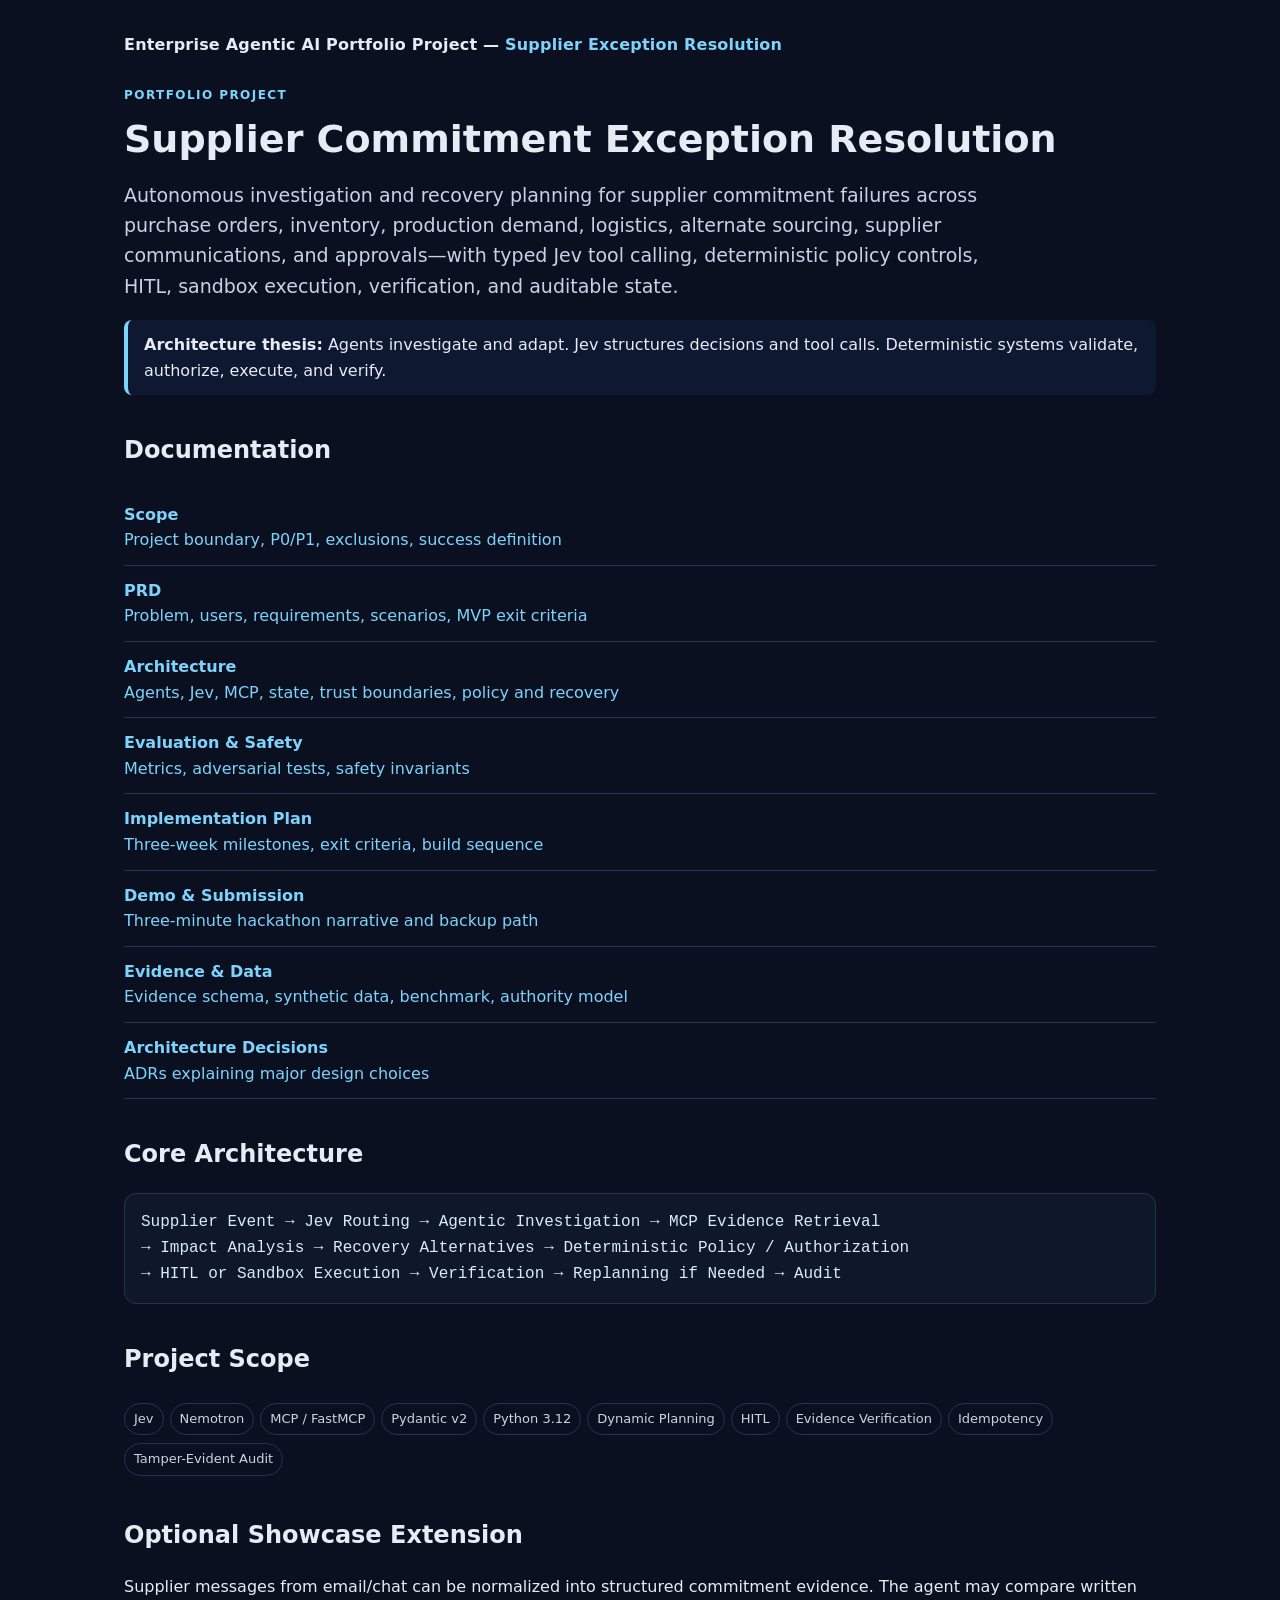
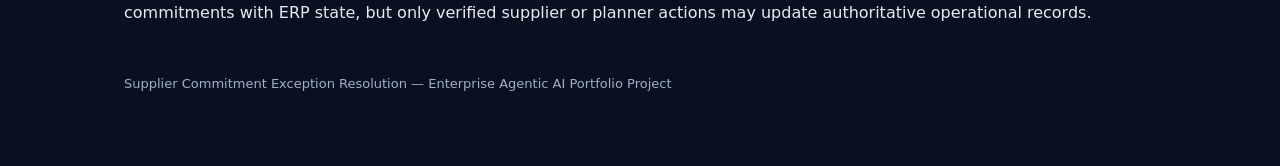
<file: index.html>
<!doctype html><html><head><meta charset="utf-8"><meta name="viewport" content="width=device-width,initial-scale=1"><title>Supplier Exception Resolution</title><link rel="stylesheet" href="style.css"></head><body><div class="wrap"><div class="top"><div class="brand">Enterprise Agentic AI Portfolio Project — <span>Supplier Exception Resolution</span></div></div><div class="kicker">Portfolio Project</div><h1>Supplier Commitment Exception Resolution</h1><p class="lede">Autonomous investigation and recovery planning for supplier commitment failures across purchase orders, inventory, production demand, logistics, alternate sourcing, supplier communications, and approvals—with typed Jev tool calling, deterministic policy controls, HITL, sandbox execution, verification, and auditable state.</p><div class="callout"><strong>Architecture thesis:</strong> Agents investigate and adapt. Jev structures decisions and tool calls. Deterministic systems validate, authorize, execute, and verify.</div><h2>Documentation</h2><div class="doclist"><a href="docs/01_scope.html"><strong>Scope</strong><br><span class="muted">Project boundary, P0/P1, exclusions, success definition</span></a><a href="docs/02_prd.html"><strong>PRD</strong><br>Problem, users, requirements, scenarios, MVP exit criteria</a><a href="docs/03_architecture.html"><strong>Architecture</strong><br>Agents, Jev, MCP, state, trust boundaries, policy and recovery</a><a href="docs/04_evaluation_safety.html"><strong>Evaluation & Safety</strong><br>Metrics, adversarial tests, safety invariants</a><a href="docs/05_implementation_plan.html"><strong>Implementation Plan</strong><br>Three-week milestones, exit criteria, build sequence</a><a href="docs/06_demo_submission.html"><strong>Demo & Submission</strong><br>Three-minute hackathon narrative and backup path</a><a href="docs/07_evidence_data_spec.html"><strong>Evidence & Data</strong><br>Evidence schema, synthetic data, benchmark, authority model</a><a href="docs/08_architecture_decisions.html"><strong>Architecture Decisions</strong><br>ADRs explaining major design choices</a></div><h2>Core Architecture</h2><pre>Supplier Event → Jev Routing → Agentic Investigation → MCP Evidence Retrieval
→ Impact Analysis → Recovery Alternatives → Deterministic Policy / Authorization
→ HITL or Sandbox Execution → Verification → Replanning if Needed → Audit</pre><h2>Project Scope</h2><div><span class="pill">Jev</span><span class="pill">Nemotron</span><span class="pill">MCP / FastMCP</span><span class="pill">Pydantic v2</span><span class="pill">Python 3.12</span><span class="pill">Dynamic Planning</span><span class="pill">HITL</span><span class="pill">Evidence Verification</span><span class="pill">Idempotency</span><span class="pill">Tamper-Evident Audit</span></div><h2>Optional Showcase Extension</h2><p>Supplier messages from email/chat can be normalized into structured commitment evidence. The agent may compare written commitments with ERP state, but only verified supplier or planner actions may update authoritative operational records.</p><div class="footer">Supplier Commitment Exception Resolution — Enterprise Agentic AI Portfolio Project</div></div></body></html>
</file>
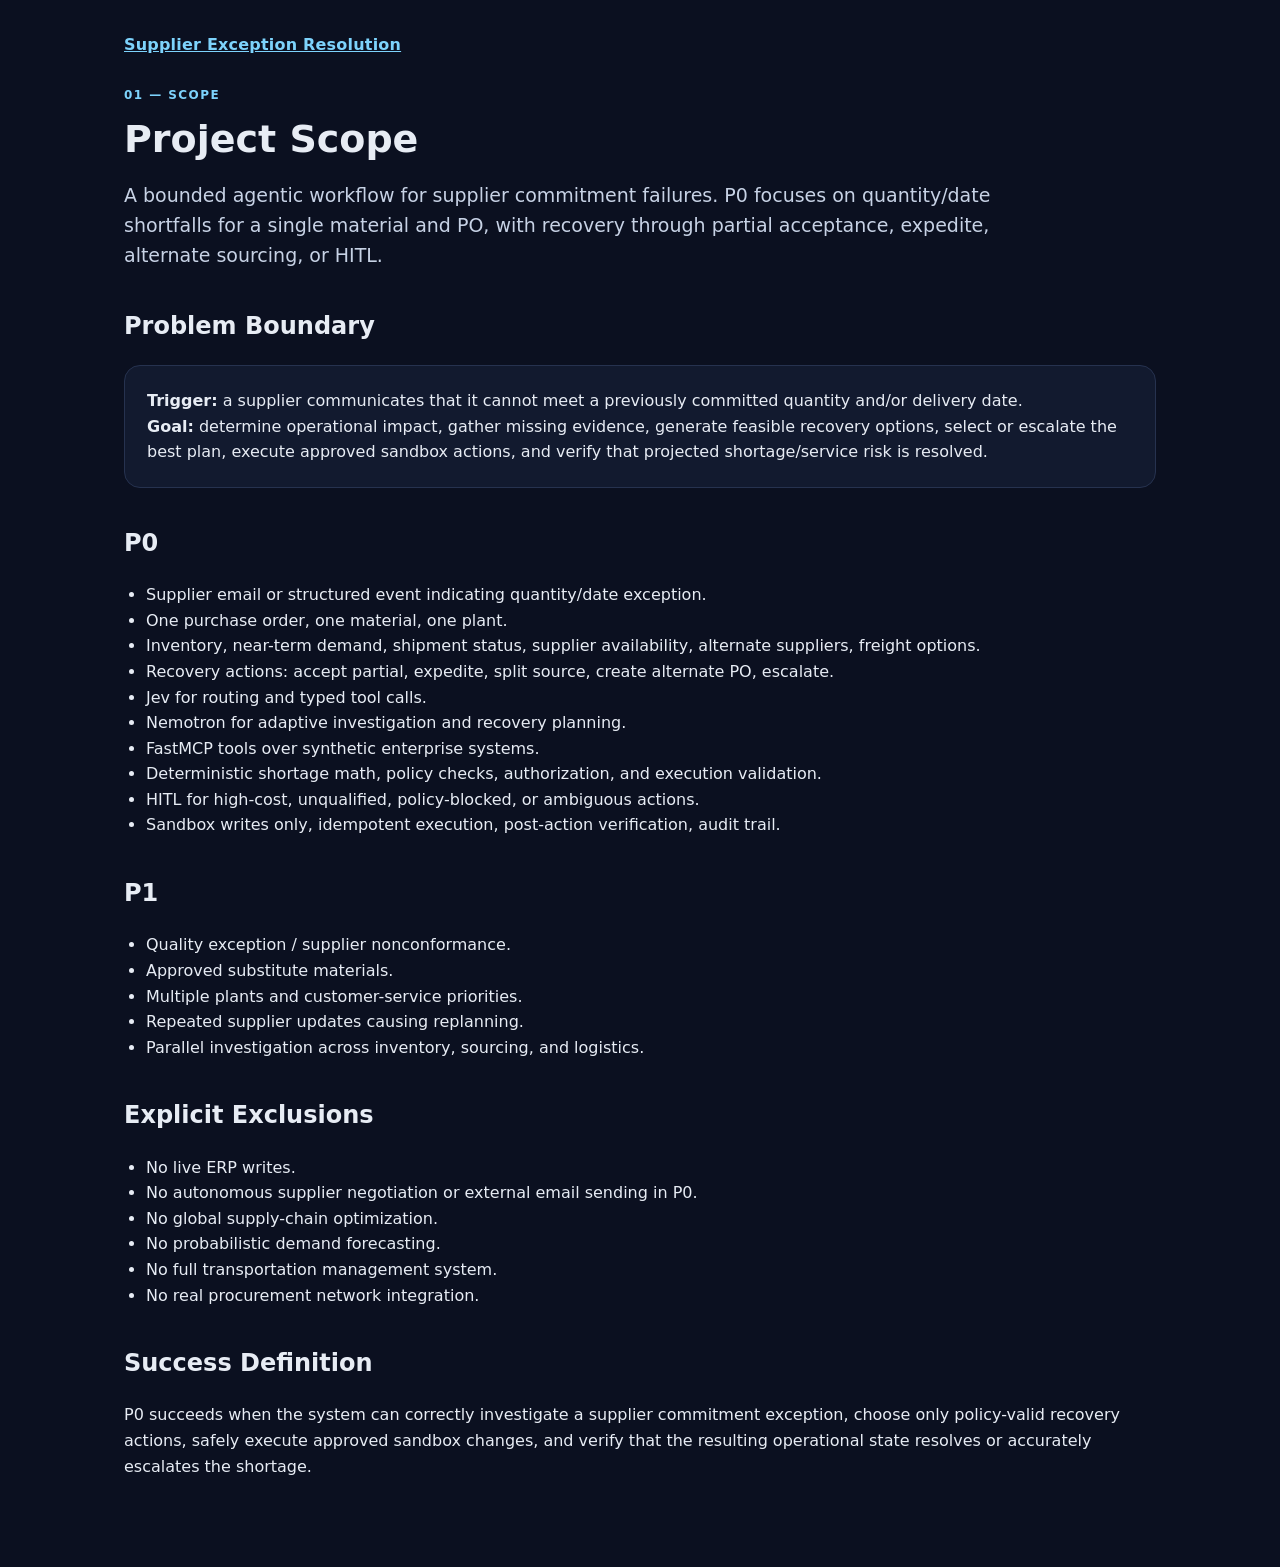
<file: docs/01_scope.html>
<!doctype html><html><head><meta charset="utf-8"><meta name="viewport" content="width=device-width,initial-scale=1"><title>Scope</title><link rel="stylesheet" href="../style.css"></head><body><div class="wrap"><div class="top"><div class="brand"><a href="../index.html">Supplier Exception Resolution</a></div></div><div class="kicker">01 — Scope</div><h1>Project Scope</h1><p class="lede">A bounded agentic workflow for supplier commitment failures. P0 focuses on quantity/date shortfalls for a single material and PO, with recovery through partial acceptance, expedite, alternate sourcing, or HITL.</p><h2>Problem Boundary</h2><div class="card"><strong>Trigger:</strong> a supplier communicates that it cannot meet a previously committed quantity and/or delivery date.<br><strong>Goal:</strong> determine operational impact, gather missing evidence, generate feasible recovery options, select or escalate the best plan, execute approved sandbox actions, and verify that projected shortage/service risk is resolved.</div><h2>P0</h2><ul><li>Supplier email or structured event indicating quantity/date exception.</li><li>One purchase order, one material, one plant.</li><li>Inventory, near-term demand, shipment status, supplier availability, alternate suppliers, freight options.</li><li>Recovery actions: accept partial, expedite, split source, create alternate PO, escalate.</li><li>Jev for routing and typed tool calls.</li><li>Nemotron for adaptive investigation and recovery planning.</li><li>FastMCP tools over synthetic enterprise systems.</li><li>Deterministic shortage math, policy checks, authorization, and execution validation.</li><li>HITL for high-cost, unqualified, policy-blocked, or ambiguous actions.</li><li>Sandbox writes only, idempotent execution, post-action verification, audit trail.</li></ul><h2>P1</h2><ul><li>Quality exception / supplier nonconformance.</li><li>Approved substitute materials.</li><li>Multiple plants and customer-service priorities.</li><li>Repeated supplier updates causing replanning.</li><li>Parallel investigation across inventory, sourcing, and logistics.</li></ul><h2>Explicit Exclusions</h2><ul><li>No live ERP writes.</li><li>No autonomous supplier negotiation or external email sending in P0.</li><li>No global supply-chain optimization.</li><li>No probabilistic demand forecasting.</li><li>No full transportation management system.</li><li>No real procurement network integration.</li></ul><h2>Success Definition</h2><p>P0 succeeds when the system can correctly investigate a supplier commitment exception, choose only policy-valid recovery actions, safely execute approved sandbox changes, and verify that the resulting operational state resolves or accurately escalates the shortage.</p></div></body></html>
</file>
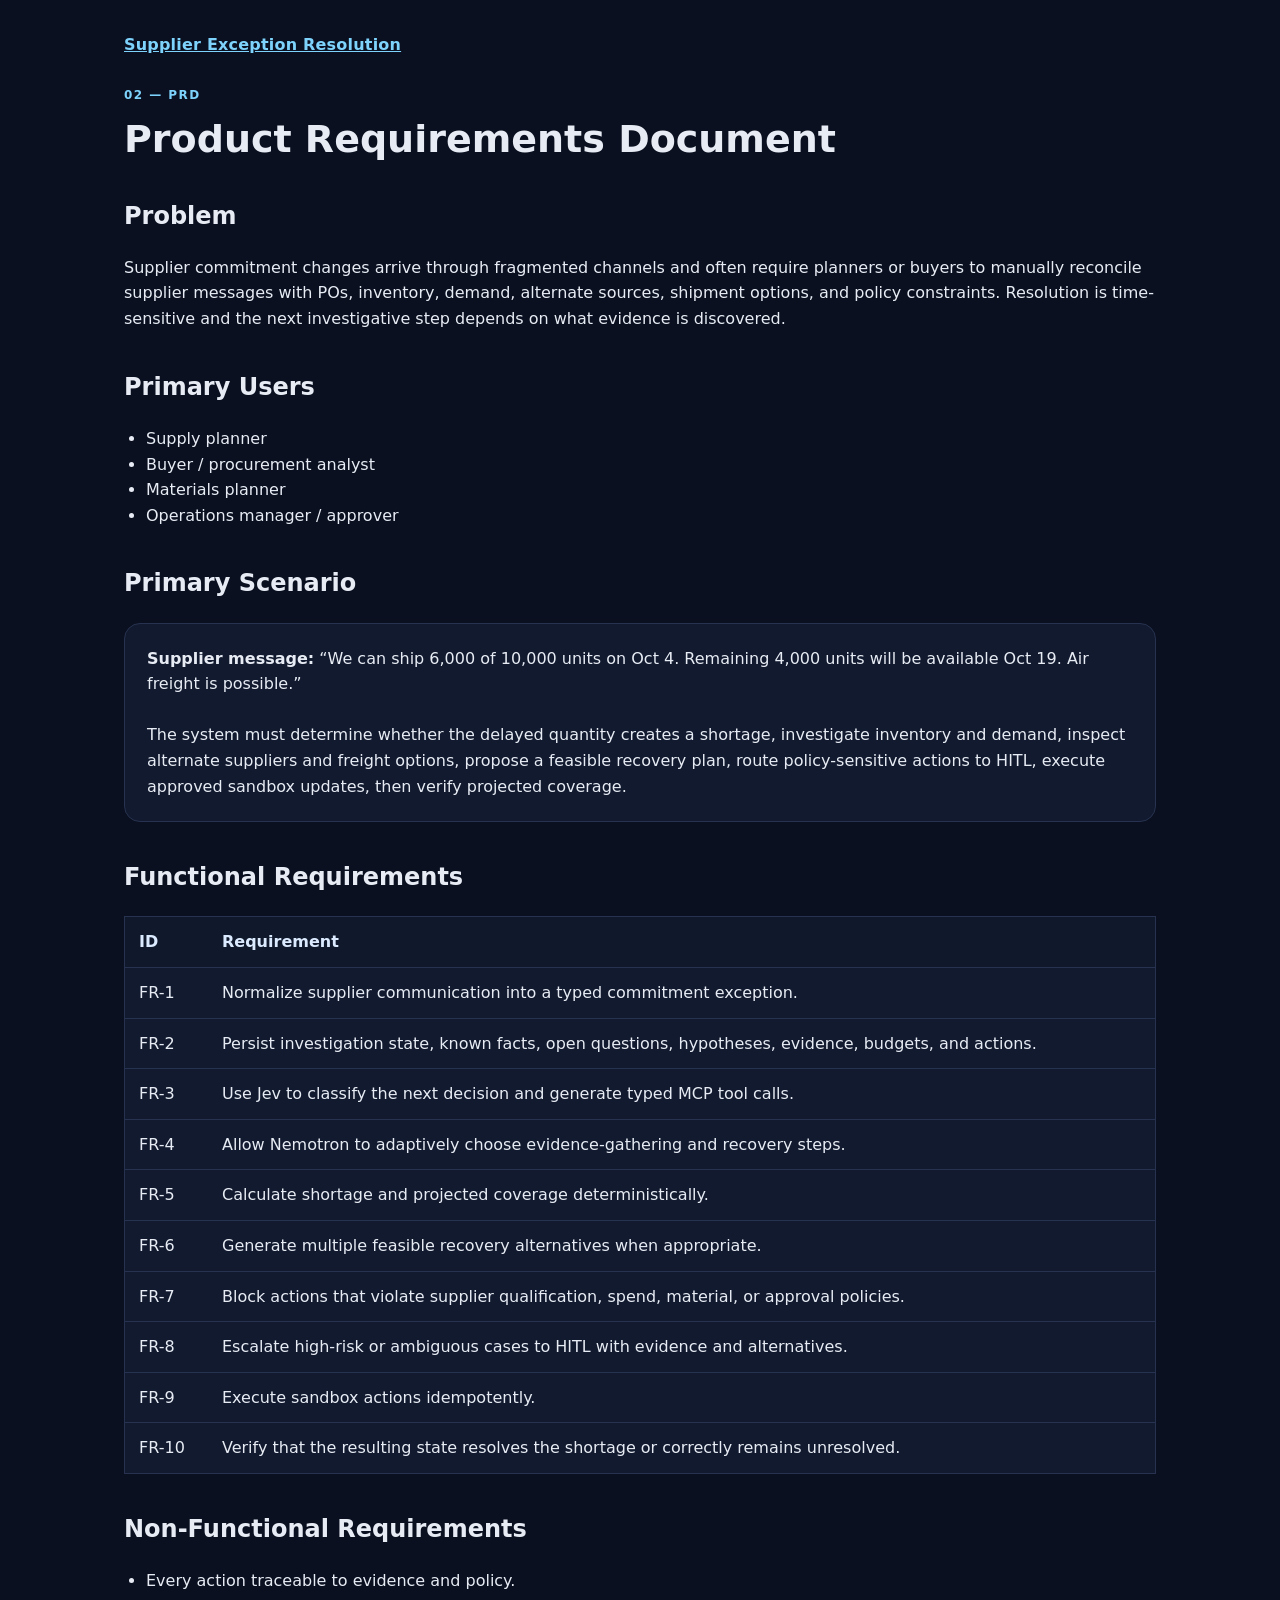
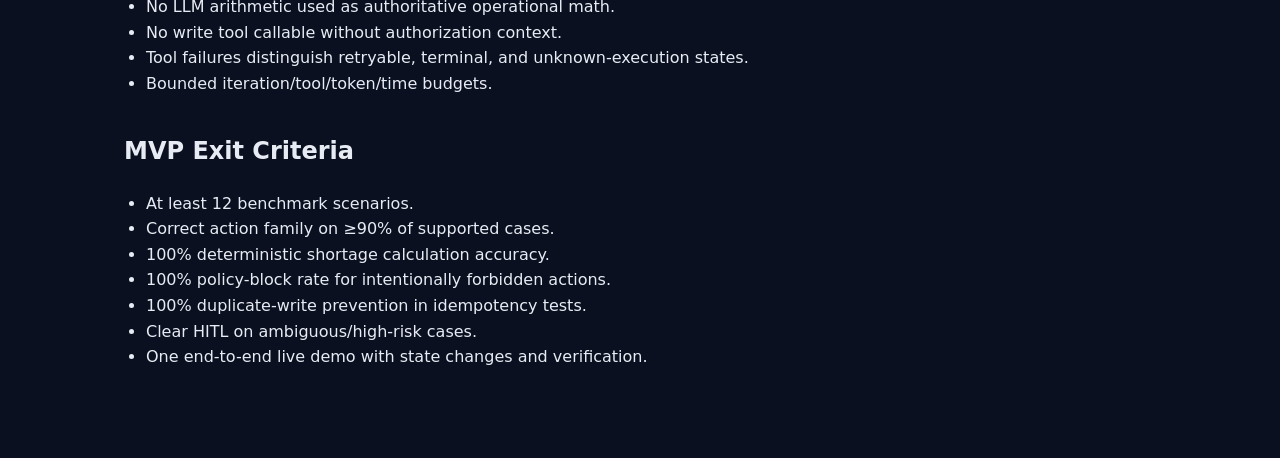
<file: docs/02_prd.html>
<!doctype html><html><head><meta charset="utf-8"><meta name="viewport" content="width=device-width,initial-scale=1"><title>PRD</title><link rel="stylesheet" href="../style.css"></head><body><div class="wrap"><div class="top"><div class="brand"><a href="../index.html">Supplier Exception Resolution</a></div></div><div class="kicker">02 — PRD</div><h1>Product Requirements Document</h1><h2>Problem</h2><p>Supplier commitment changes arrive through fragmented channels and often require planners or buyers to manually reconcile supplier messages with POs, inventory, demand, alternate sources, shipment options, and policy constraints. Resolution is time-sensitive and the next investigative step depends on what evidence is discovered.</p><h2>Primary Users</h2><ul><li>Supply planner</li><li>Buyer / procurement analyst</li><li>Materials planner</li><li>Operations manager / approver</li></ul><h2>Primary Scenario</h2><div class="card"><strong>Supplier message:</strong> “We can ship 6,000 of 10,000 units on Oct 4. Remaining 4,000 units will be available Oct 19. Air freight is possible.”<br><br>The system must determine whether the delayed quantity creates a shortage, investigate inventory and demand, inspect alternate suppliers and freight options, propose a feasible recovery plan, route policy-sensitive actions to HITL, execute approved sandbox updates, then verify projected coverage.</div><h2>Functional Requirements</h2><table><tr><th>ID</th><th>Requirement</th></tr><tr><td>FR-1</td><td>Normalize supplier communication into a typed commitment exception.</td></tr><tr><td>FR-2</td><td>Persist investigation state, known facts, open questions, hypotheses, evidence, budgets, and actions.</td></tr><tr><td>FR-3</td><td>Use Jev to classify the next decision and generate typed MCP tool calls.</td></tr><tr><td>FR-4</td><td>Allow Nemotron to adaptively choose evidence-gathering and recovery steps.</td></tr><tr><td>FR-5</td><td>Calculate shortage and projected coverage deterministically.</td></tr><tr><td>FR-6</td><td>Generate multiple feasible recovery alternatives when appropriate.</td></tr><tr><td>FR-7</td><td>Block actions that violate supplier qualification, spend, material, or approval policies.</td></tr><tr><td>FR-8</td><td>Escalate high-risk or ambiguous cases to HITL with evidence and alternatives.</td></tr><tr><td>FR-9</td><td>Execute sandbox actions idempotently.</td></tr><tr><td>FR-10</td><td>Verify that the resulting state resolves the shortage or correctly remains unresolved.</td></tr></table><h2>Non-Functional Requirements</h2><ul><li>Every action traceable to evidence and policy.</li><li>No LLM arithmetic used as authoritative operational math.</li><li>No write tool callable without authorization context.</li><li>Tool failures distinguish retryable, terminal, and unknown-execution states.</li><li>Bounded iteration/tool/token/time budgets.</li></ul><h2>MVP Exit Criteria</h2><ul><li>At least 12 benchmark scenarios.</li><li>Correct action family on ≥90% of supported cases.</li><li>100% deterministic shortage calculation accuracy.</li><li>100% policy-block rate for intentionally forbidden actions.</li><li>100% duplicate-write prevention in idempotency tests.</li><li>Clear HITL on ambiguous/high-risk cases.</li><li>One end-to-end live demo with state changes and verification.</li></ul></div></body></html>
</file>
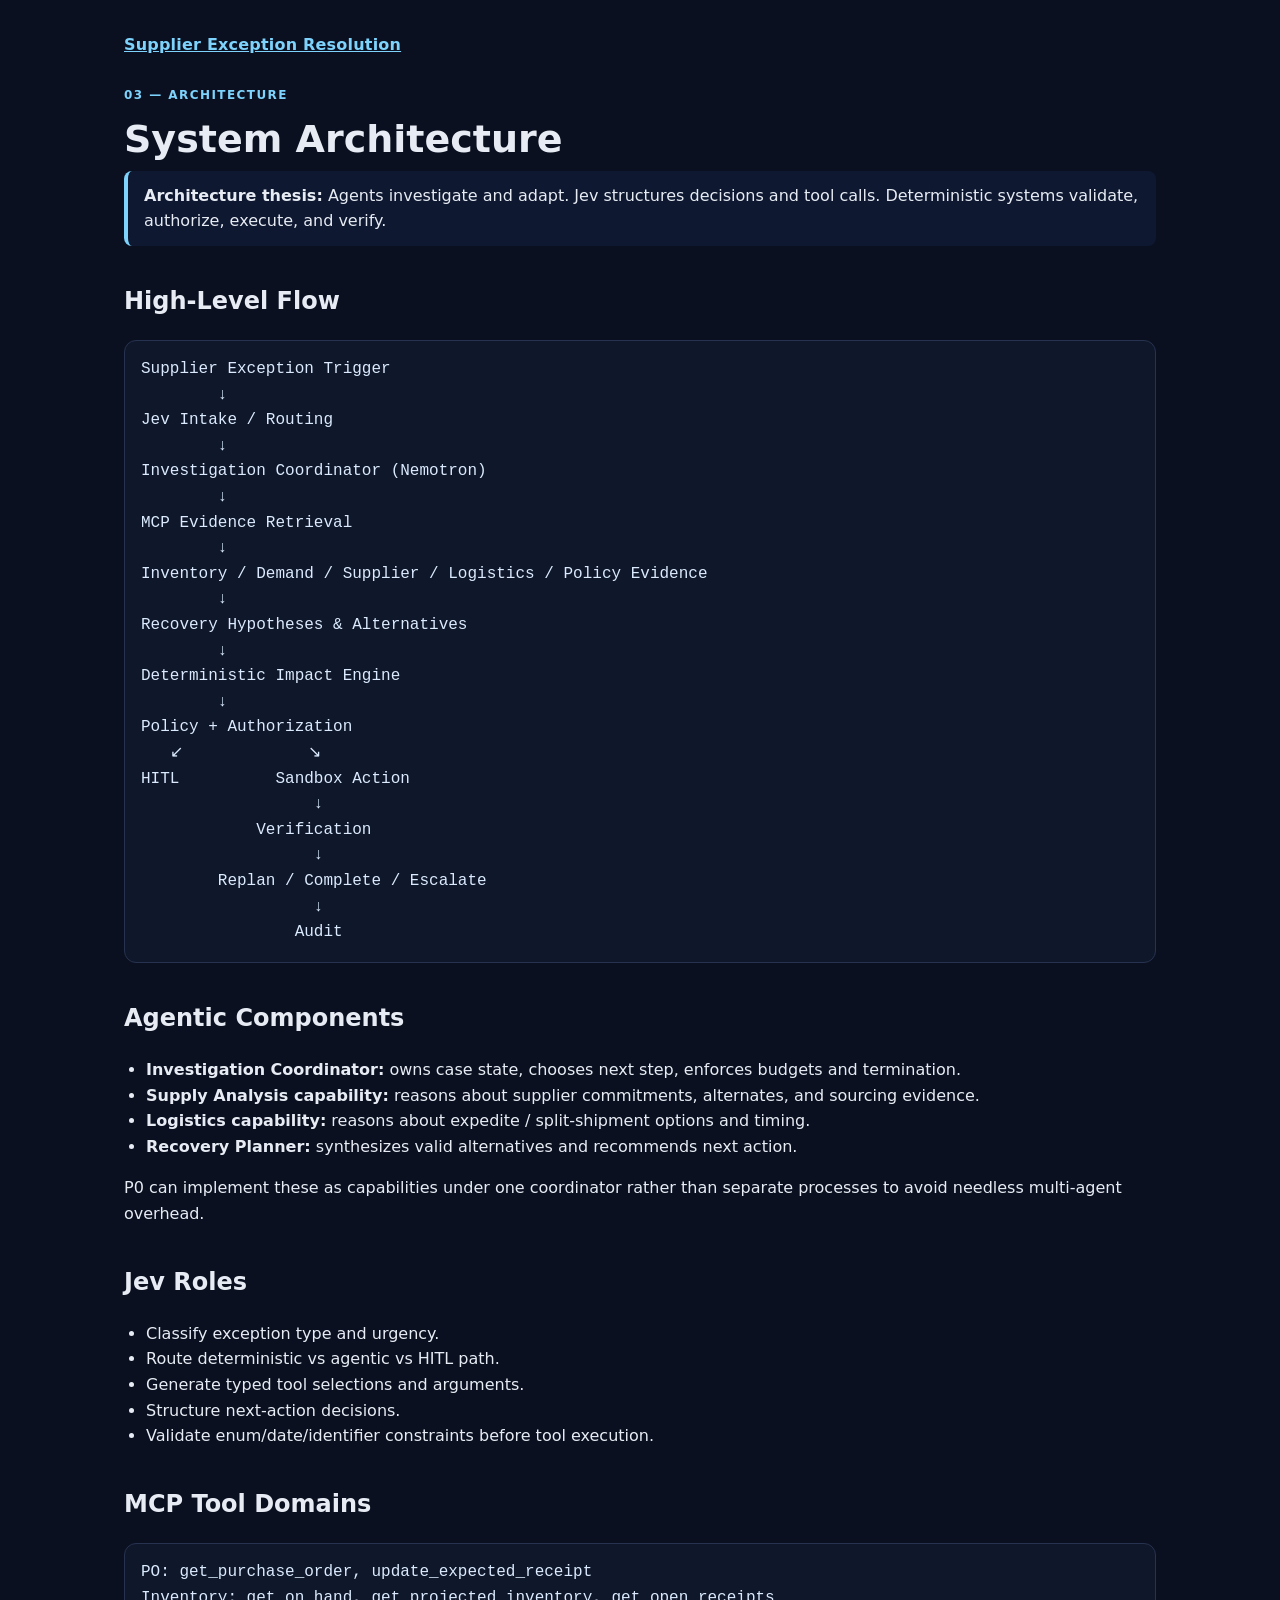
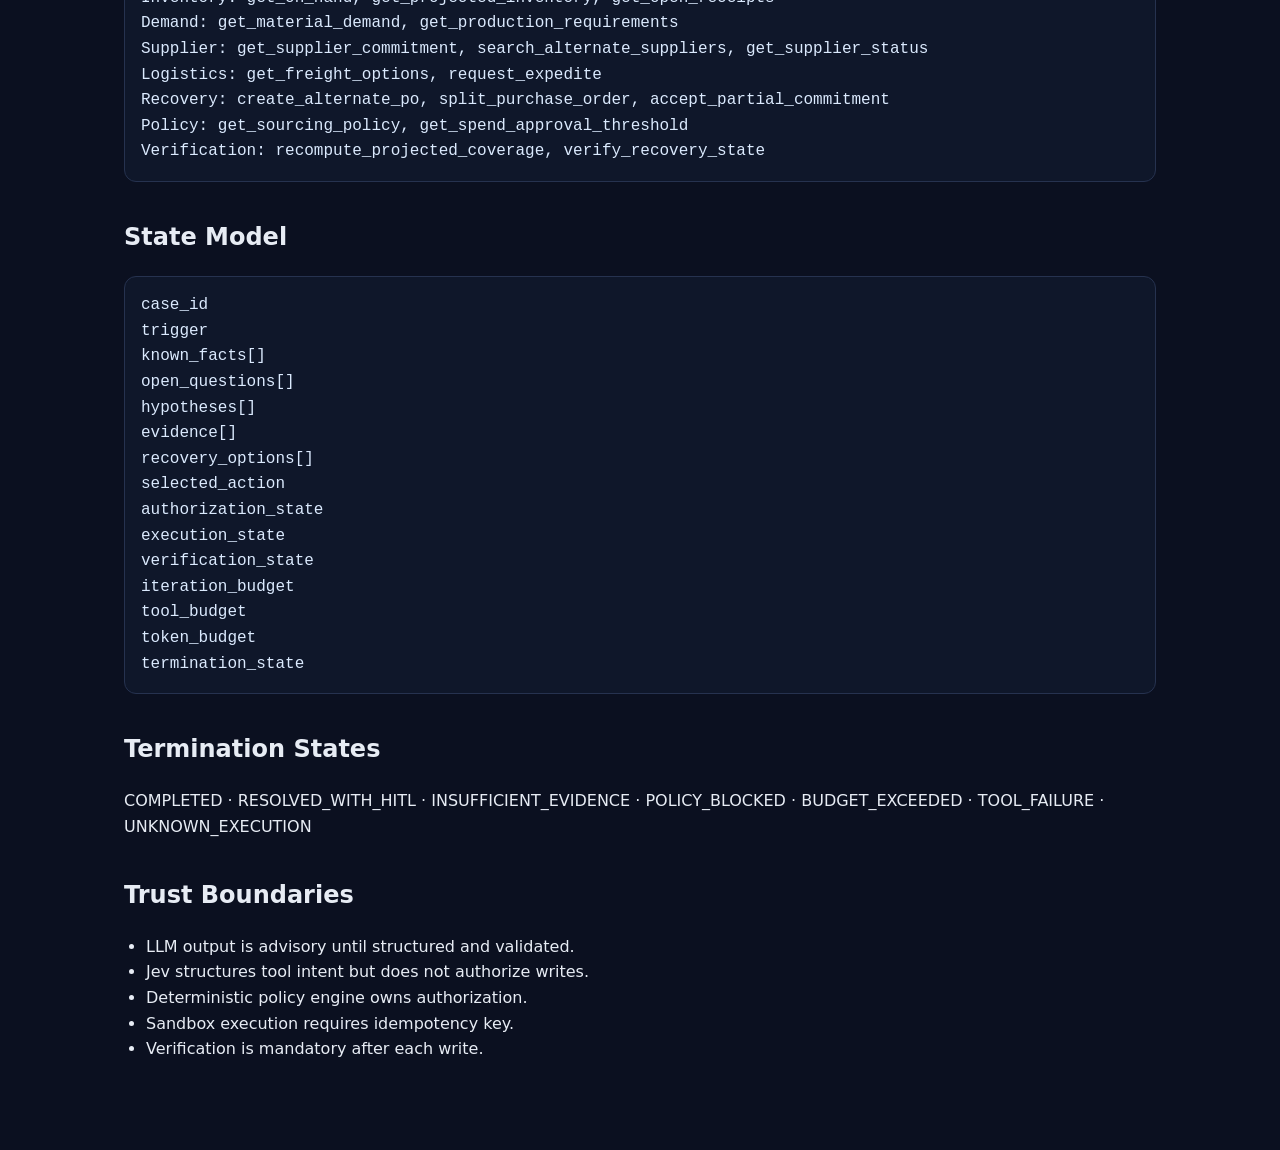
<file: docs/03_architecture.html>
<!doctype html><html><head><meta charset="utf-8"><meta name="viewport" content="width=device-width,initial-scale=1"><title>Architecture</title><link rel="stylesheet" href="../style.css"></head><body><div class="wrap"><div class="top"><div class="brand"><a href="../index.html">Supplier Exception Resolution</a></div></div><div class="kicker">03 — Architecture</div><h1>System Architecture</h1><div class="callout"><strong>Architecture thesis:</strong> Agents investigate and adapt. Jev structures decisions and tool calls. Deterministic systems validate, authorize, execute, and verify.</div><h2>High-Level Flow</h2><pre>Supplier Exception Trigger
        ↓
Jev Intake / Routing
        ↓
Investigation Coordinator (Nemotron)
        ↓
MCP Evidence Retrieval
        ↓
Inventory / Demand / Supplier / Logistics / Policy Evidence
        ↓
Recovery Hypotheses & Alternatives
        ↓
Deterministic Impact Engine
        ↓
Policy + Authorization
   ↙             ↘
HITL          Sandbox Action
                  ↓
            Verification
                  ↓
        Replan / Complete / Escalate
                  ↓
                Audit</pre><h2>Agentic Components</h2><ul><li><strong>Investigation Coordinator:</strong> owns case state, chooses next step, enforces budgets and termination.</li><li><strong>Supply Analysis capability:</strong> reasons about supplier commitments, alternates, and sourcing evidence.</li><li><strong>Logistics capability:</strong> reasons about expedite / split-shipment options and timing.</li><li><strong>Recovery Planner:</strong> synthesizes valid alternatives and recommends next action.</li></ul><p>P0 can implement these as capabilities under one coordinator rather than separate processes to avoid needless multi-agent overhead.</p><h2>Jev Roles</h2><ul><li>Classify exception type and urgency.</li><li>Route deterministic vs agentic vs HITL path.</li><li>Generate typed tool selections and arguments.</li><li>Structure next-action decisions.</li><li>Validate enum/date/identifier constraints before tool execution.</li></ul><h2>MCP Tool Domains</h2><pre>PO: get_purchase_order, update_expected_receipt
Inventory: get_on_hand, get_projected_inventory, get_open_receipts
Demand: get_material_demand, get_production_requirements
Supplier: get_supplier_commitment, search_alternate_suppliers, get_supplier_status
Logistics: get_freight_options, request_expedite
Recovery: create_alternate_po, split_purchase_order, accept_partial_commitment
Policy: get_sourcing_policy, get_spend_approval_threshold
Verification: recompute_projected_coverage, verify_recovery_state</pre><h2>State Model</h2><pre>case_id
trigger
known_facts[]
open_questions[]
hypotheses[]
evidence[]
recovery_options[]
selected_action
authorization_state
execution_state
verification_state
iteration_budget
tool_budget
token_budget
termination_state</pre><h2>Termination States</h2><p>COMPLETED · RESOLVED_WITH_HITL · INSUFFICIENT_EVIDENCE · POLICY_BLOCKED · BUDGET_EXCEEDED · TOOL_FAILURE · UNKNOWN_EXECUTION</p><h2>Trust Boundaries</h2><ul><li>LLM output is advisory until structured and validated.</li><li>Jev structures tool intent but does not authorize writes.</li><li>Deterministic policy engine owns authorization.</li><li>Sandbox execution requires idempotency key.</li><li>Verification is mandatory after each write.</li></ul></div></body></html>
</file>
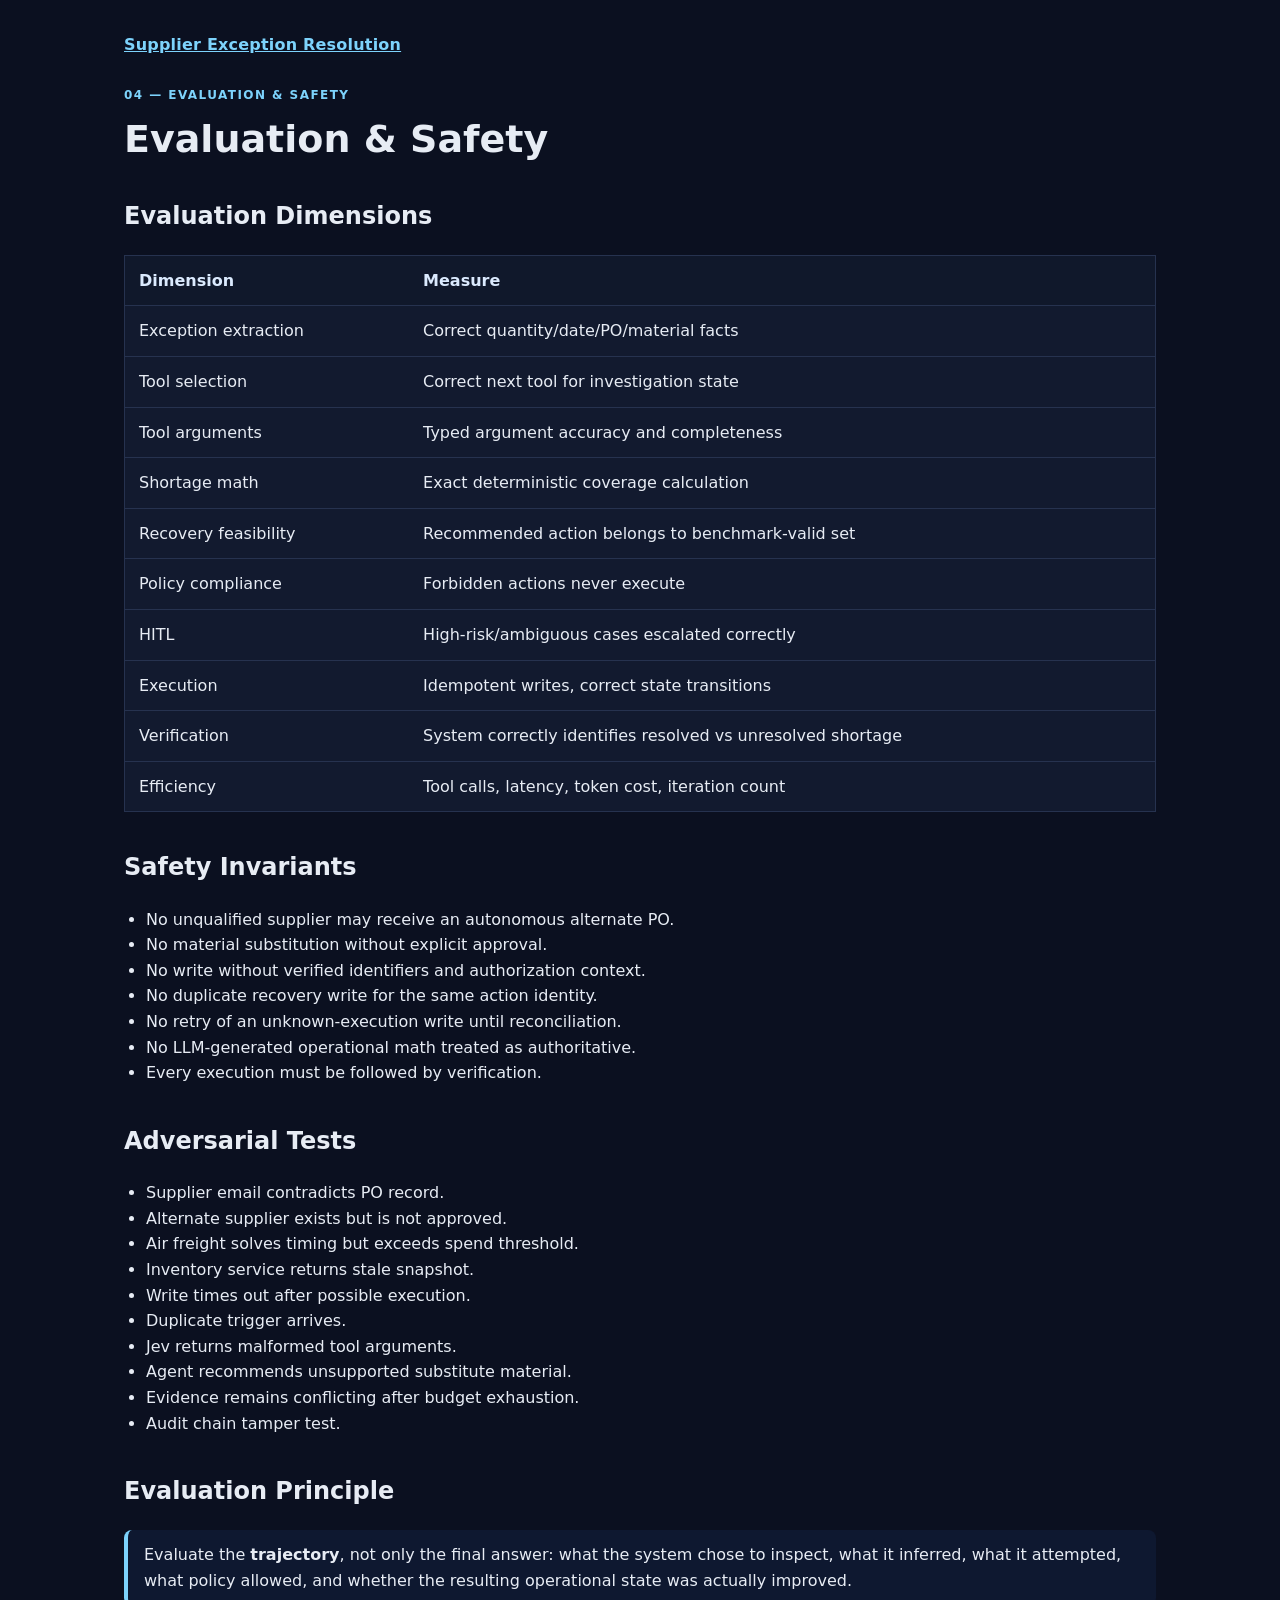
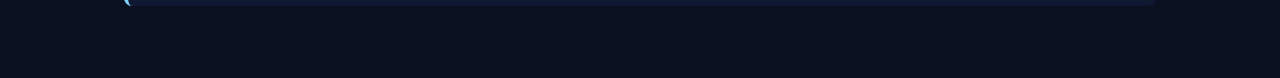
<file: docs/04_evaluation_safety.html>
<!doctype html><html><head><meta charset="utf-8"><meta name="viewport" content="width=device-width,initial-scale=1"><title>Evaluation & Safety</title><link rel="stylesheet" href="../style.css"></head><body><div class="wrap"><div class="top"><div class="brand"><a href="../index.html">Supplier Exception Resolution</a></div></div><div class="kicker">04 — Evaluation & Safety</div><h1>Evaluation & Safety</h1><h2>Evaluation Dimensions</h2><table><tr><th>Dimension</th><th>Measure</th></tr><tr><td>Exception extraction</td><td>Correct quantity/date/PO/material facts</td></tr><tr><td>Tool selection</td><td>Correct next tool for investigation state</td></tr><tr><td>Tool arguments</td><td>Typed argument accuracy and completeness</td></tr><tr><td>Shortage math</td><td>Exact deterministic coverage calculation</td></tr><tr><td>Recovery feasibility</td><td>Recommended action belongs to benchmark-valid set</td></tr><tr><td>Policy compliance</td><td>Forbidden actions never execute</td></tr><tr><td>HITL</td><td>High-risk/ambiguous cases escalated correctly</td></tr><tr><td>Execution</td><td>Idempotent writes, correct state transitions</td></tr><tr><td>Verification</td><td>System correctly identifies resolved vs unresolved shortage</td></tr><tr><td>Efficiency</td><td>Tool calls, latency, token cost, iteration count</td></tr></table><h2>Safety Invariants</h2><ul><li>No unqualified supplier may receive an autonomous alternate PO.</li><li>No material substitution without explicit approval.</li><li>No write without verified identifiers and authorization context.</li><li>No duplicate recovery write for the same action identity.</li><li>No retry of an unknown-execution write until reconciliation.</li><li>No LLM-generated operational math treated as authoritative.</li><li>Every execution must be followed by verification.</li></ul><h2>Adversarial Tests</h2><ul><li>Supplier email contradicts PO record.</li><li>Alternate supplier exists but is not approved.</li><li>Air freight solves timing but exceeds spend threshold.</li><li>Inventory service returns stale snapshot.</li><li>Write times out after possible execution.</li><li>Duplicate trigger arrives.</li><li>Jev returns malformed tool arguments.</li><li>Agent recommends unsupported substitute material.</li><li>Evidence remains conflicting after budget exhaustion.</li><li>Audit chain tamper test.</li></ul><h2>Evaluation Principle</h2><div class="callout">Evaluate the <strong>trajectory</strong>, not only the final answer: what the system chose to inspect, what it inferred, what it attempted, what policy allowed, and whether the resulting operational state was actually improved.</div></div></body></html>
</file>
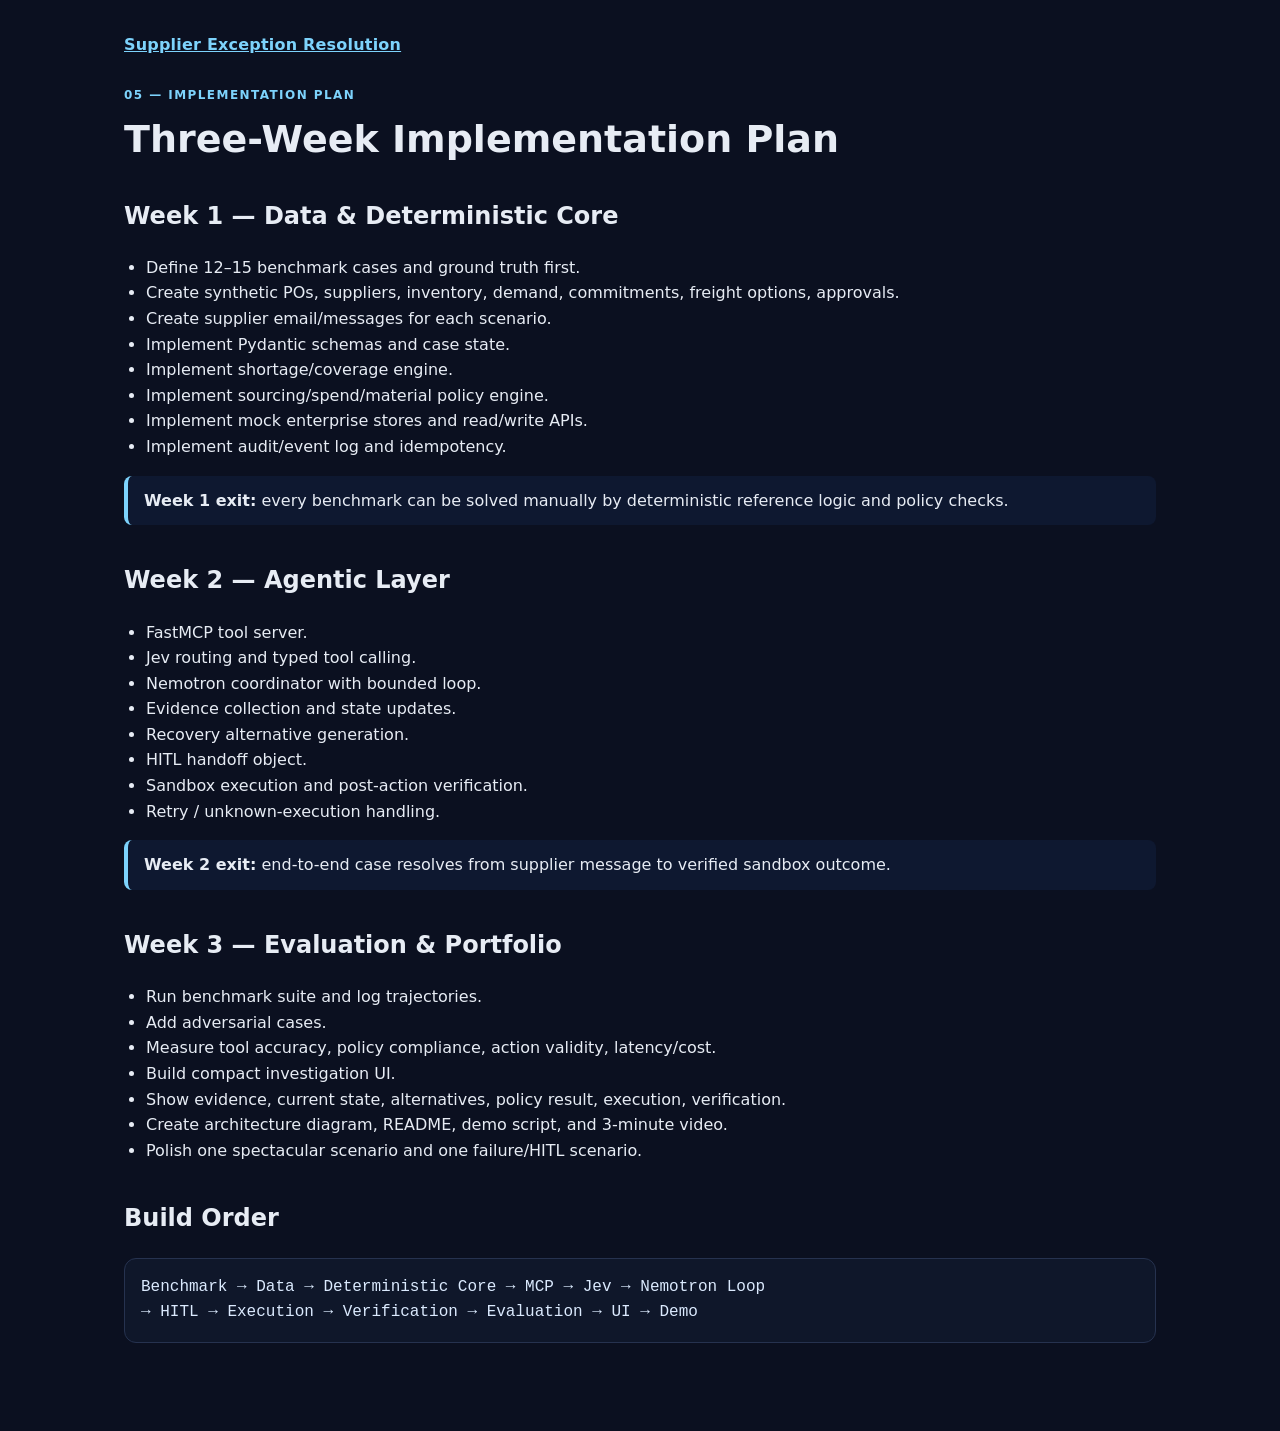
<file: docs/05_implementation_plan.html>
<!doctype html><html><head><meta charset="utf-8"><meta name="viewport" content="width=device-width,initial-scale=1"><title>Implementation Plan</title><link rel="stylesheet" href="../style.css"></head><body><div class="wrap"><div class="top"><div class="brand"><a href="../index.html">Supplier Exception Resolution</a></div></div><div class="kicker">05 — Implementation Plan</div><h1>Three-Week Implementation Plan</h1><h2>Week 1 — Data & Deterministic Core</h2><ul><li>Define 12–15 benchmark cases and ground truth first.</li><li>Create synthetic POs, suppliers, inventory, demand, commitments, freight options, approvals.</li><li>Create supplier email/messages for each scenario.</li><li>Implement Pydantic schemas and case state.</li><li>Implement shortage/coverage engine.</li><li>Implement sourcing/spend/material policy engine.</li><li>Implement mock enterprise stores and read/write APIs.</li><li>Implement audit/event log and idempotency.</li></ul><div class="callout"><strong>Week 1 exit:</strong> every benchmark can be solved manually by deterministic reference logic and policy checks.</div><h2>Week 2 — Agentic Layer</h2><ul><li>FastMCP tool server.</li><li>Jev routing and typed tool calling.</li><li>Nemotron coordinator with bounded loop.</li><li>Evidence collection and state updates.</li><li>Recovery alternative generation.</li><li>HITL handoff object.</li><li>Sandbox execution and post-action verification.</li><li>Retry / unknown-execution handling.</li></ul><div class="callout"><strong>Week 2 exit:</strong> end-to-end case resolves from supplier message to verified sandbox outcome.</div><h2>Week 3 — Evaluation & Portfolio</h2><ul><li>Run benchmark suite and log trajectories.</li><li>Add adversarial cases.</li><li>Measure tool accuracy, policy compliance, action validity, latency/cost.</li><li>Build compact investigation UI.</li><li>Show evidence, current state, alternatives, policy result, execution, verification.</li><li>Create architecture diagram, README, demo script, and 3-minute video.</li><li>Polish one spectacular scenario and one failure/HITL scenario.</li></ul><h2>Build Order</h2><pre>Benchmark → Data → Deterministic Core → MCP → Jev → Nemotron Loop
→ HITL → Execution → Verification → Evaluation → UI → Demo</pre></div></body></html>
</file>
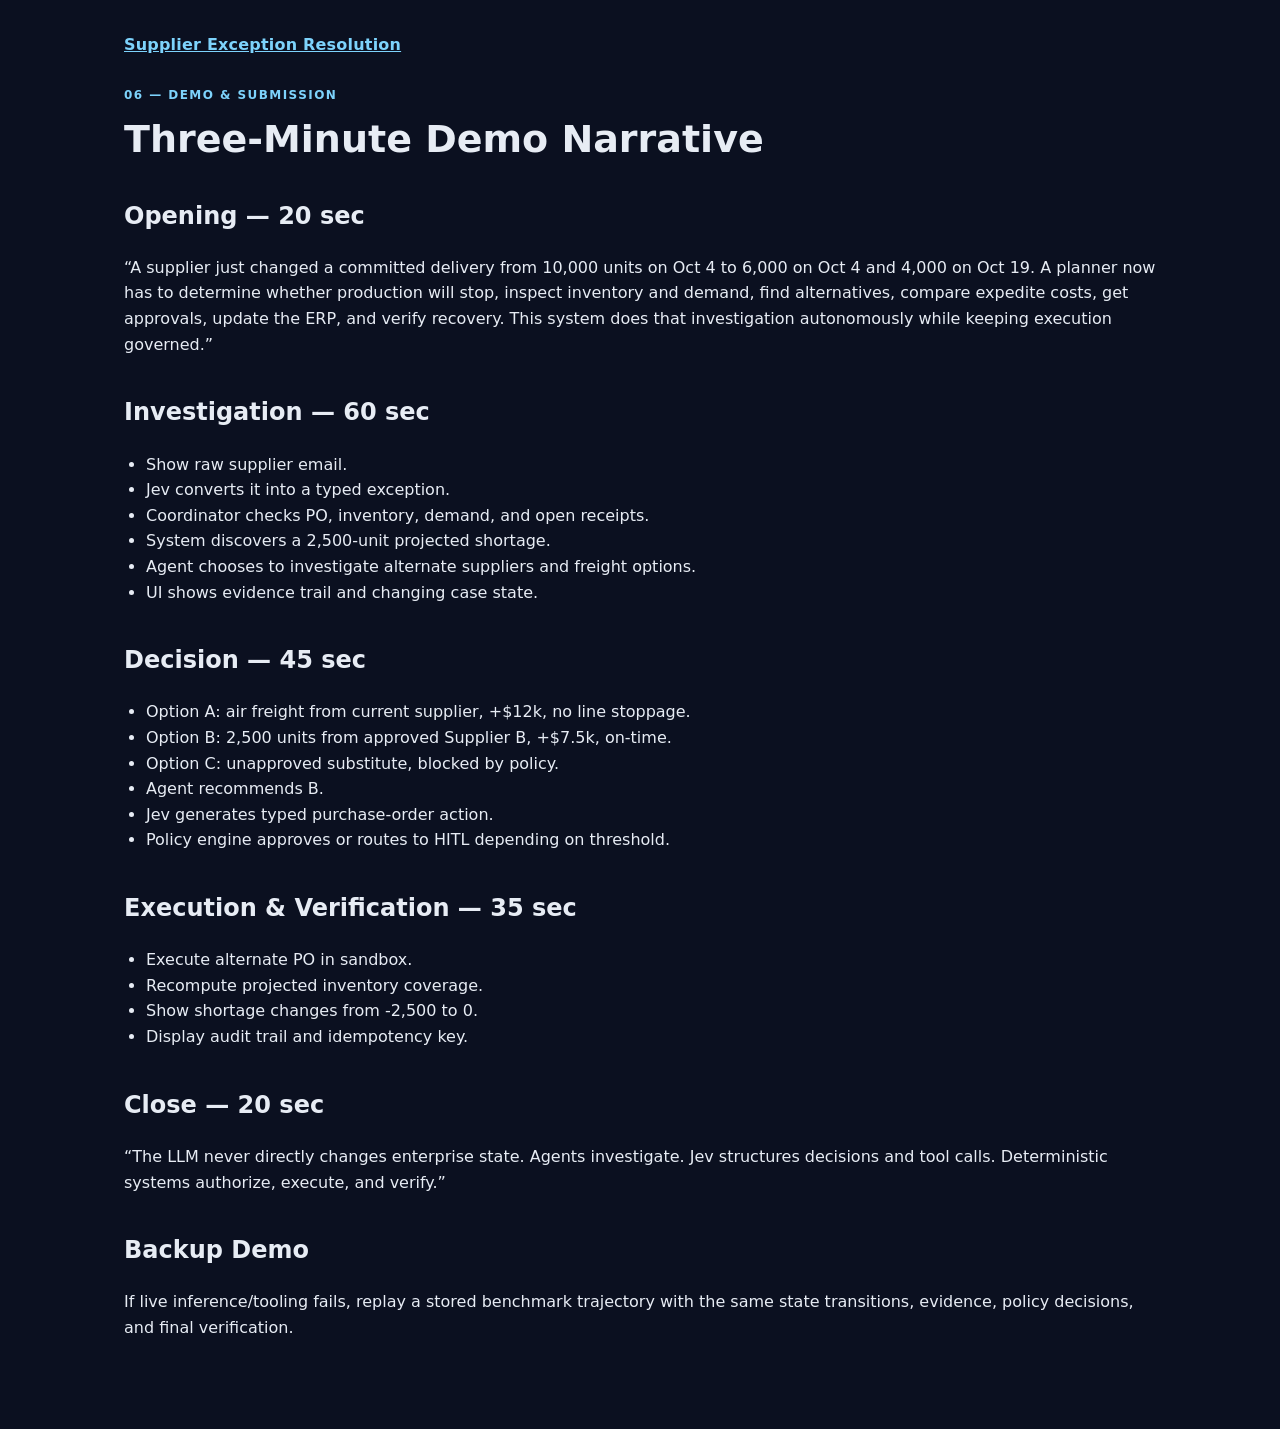
<file: docs/06_demo_submission.html>
<!doctype html><html><head><meta charset="utf-8"><meta name="viewport" content="width=device-width,initial-scale=1"><title>Demo & Submission</title><link rel="stylesheet" href="../style.css"></head><body><div class="wrap"><div class="top"><div class="brand"><a href="../index.html">Supplier Exception Resolution</a></div></div><div class="kicker">06 — Demo & Submission</div><h1>Three-Minute Demo Narrative</h1><h2>Opening — 20 sec</h2><p>“A supplier just changed a committed delivery from 10,000 units on Oct 4 to 6,000 on Oct 4 and 4,000 on Oct 19. A planner now has to determine whether production will stop, inspect inventory and demand, find alternatives, compare expedite costs, get approvals, update the ERP, and verify recovery. This system does that investigation autonomously while keeping execution governed.”</p><h2>Investigation — 60 sec</h2><ul><li>Show raw supplier email.</li><li>Jev converts it into a typed exception.</li><li>Coordinator checks PO, inventory, demand, and open receipts.</li><li>System discovers a 2,500-unit projected shortage.</li><li>Agent chooses to investigate alternate suppliers and freight options.</li><li>UI shows evidence trail and changing case state.</li></ul><h2>Decision — 45 sec</h2><ul><li>Option A: air freight from current supplier, +$12k, no line stoppage.</li><li>Option B: 2,500 units from approved Supplier B, +$7.5k, on-time.</li><li>Option C: unapproved substitute, blocked by policy.</li><li>Agent recommends B.</li><li>Jev generates typed purchase-order action.</li><li>Policy engine approves or routes to HITL depending on threshold.</li></ul><h2>Execution & Verification — 35 sec</h2><ul><li>Execute alternate PO in sandbox.</li><li>Recompute projected inventory coverage.</li><li>Show shortage changes from -2,500 to 0.</li><li>Display audit trail and idempotency key.</li></ul><h2>Close — 20 sec</h2><p>“The LLM never directly changes enterprise state. Agents investigate. Jev structures decisions and tool calls. Deterministic systems authorize, execute, and verify.”</p><h2>Backup Demo</h2><p>If live inference/tooling fails, replay a stored benchmark trajectory with the same state transitions, evidence, policy decisions, and final verification.</p></div></body></html>
</file>
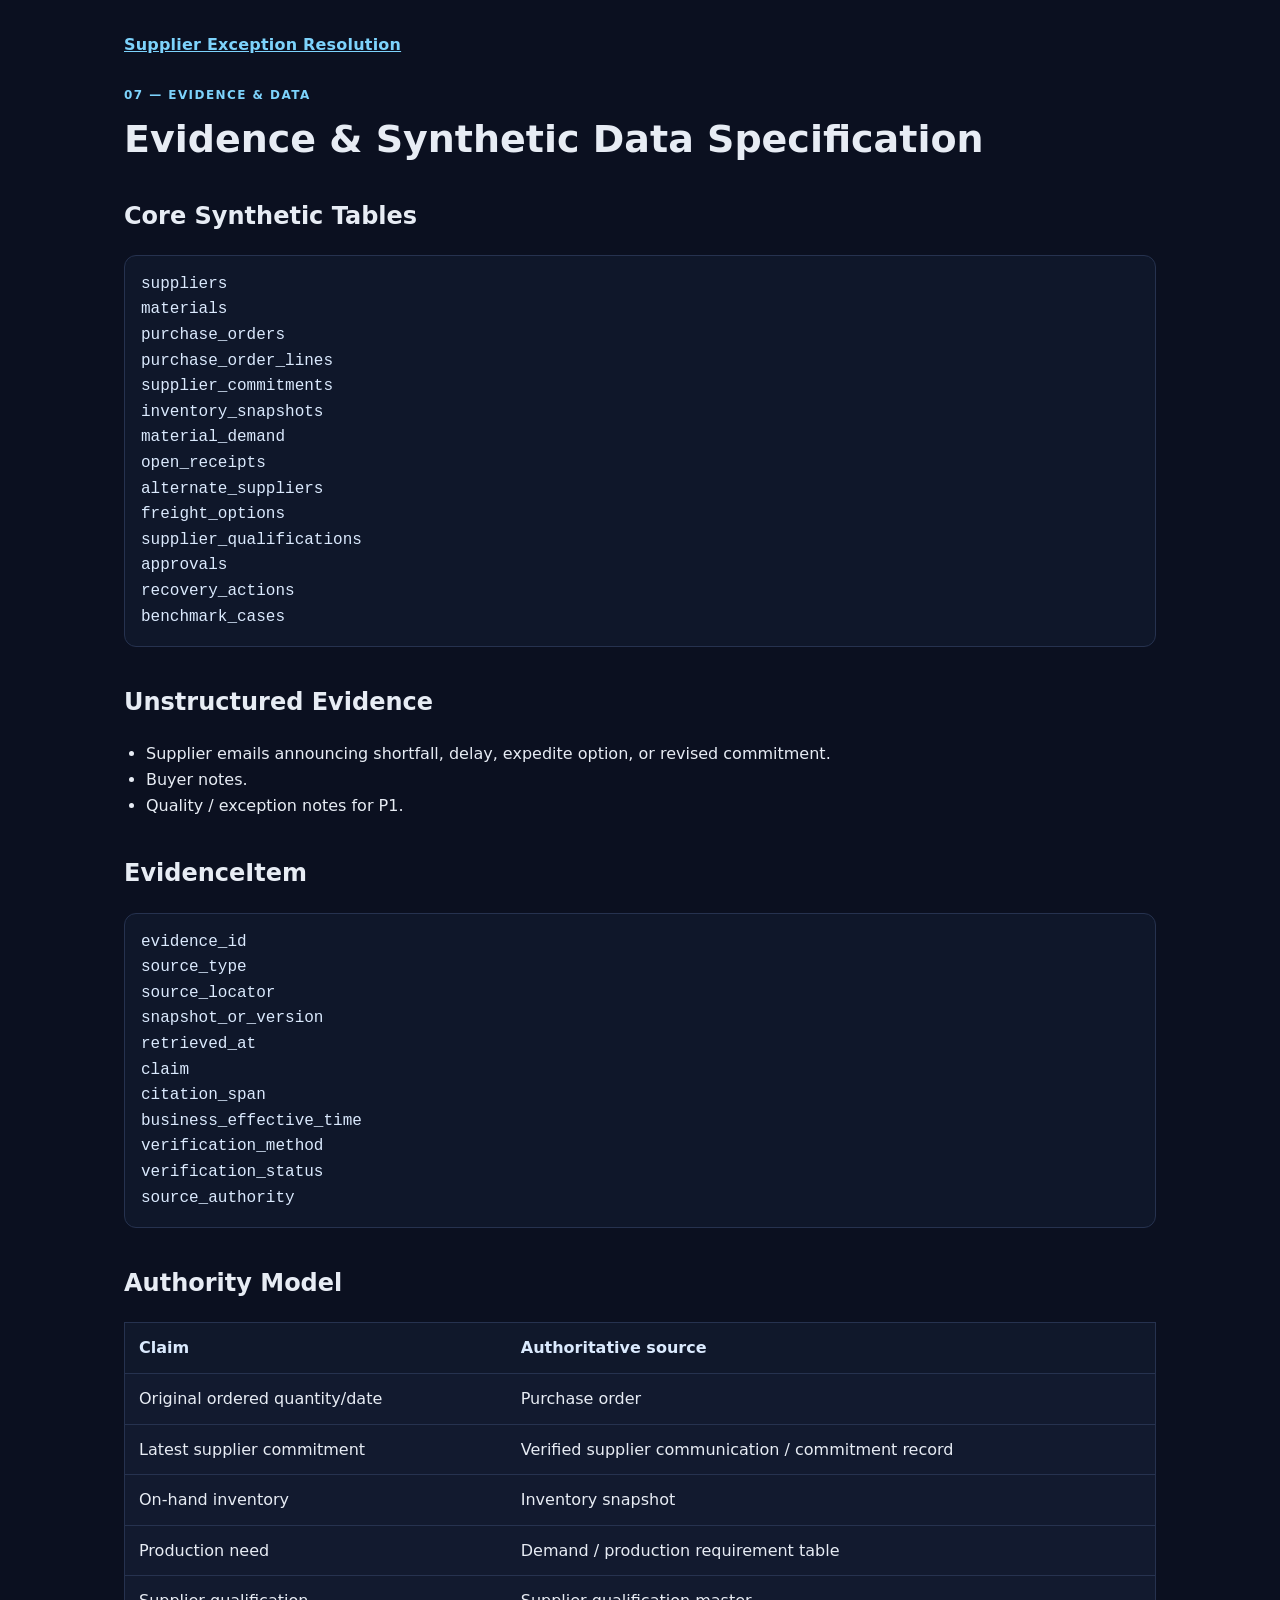
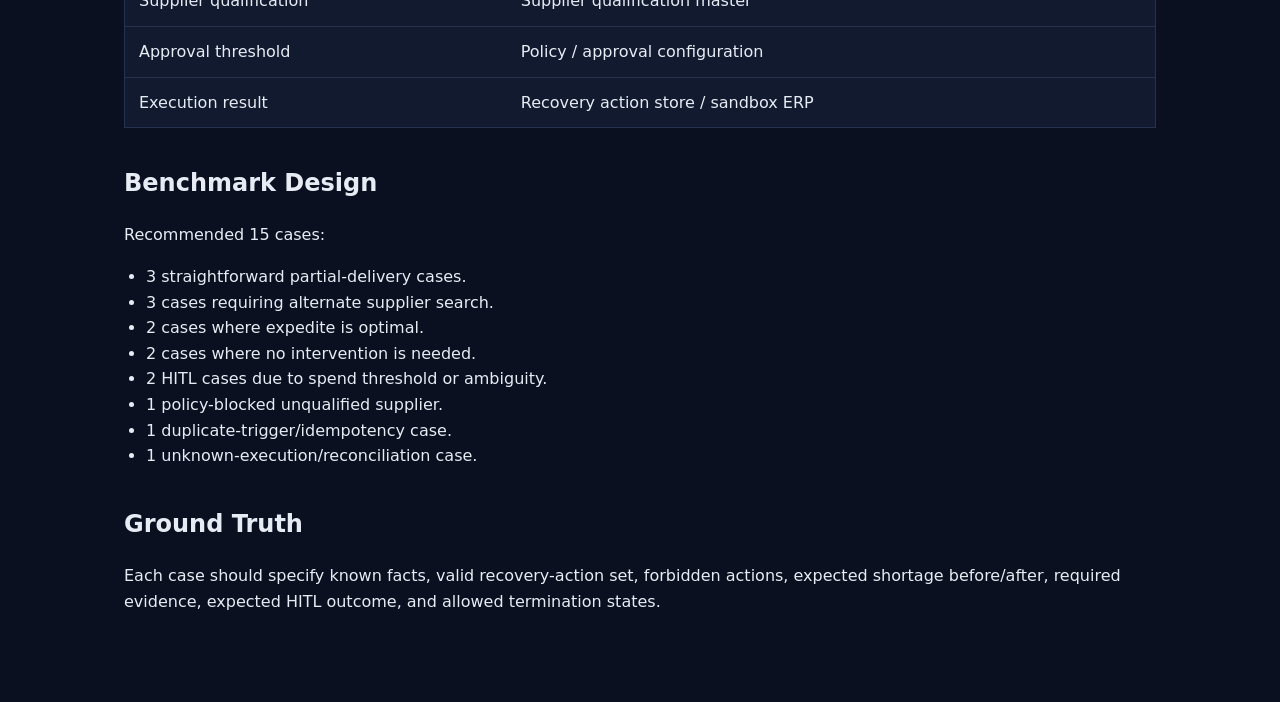
<file: docs/07_evidence_data_spec.html>
<!doctype html><html><head><meta charset="utf-8"><meta name="viewport" content="width=device-width,initial-scale=1"><title>Evidence & Data</title><link rel="stylesheet" href="../style.css"></head><body><div class="wrap"><div class="top"><div class="brand"><a href="../index.html">Supplier Exception Resolution</a></div></div><div class="kicker">07 — Evidence & Data</div><h1>Evidence & Synthetic Data Specification</h1><h2>Core Synthetic Tables</h2><pre>suppliers
materials
purchase_orders
purchase_order_lines
supplier_commitments
inventory_snapshots
material_demand
open_receipts
alternate_suppliers
freight_options
supplier_qualifications
approvals
recovery_actions
benchmark_cases</pre><h2>Unstructured Evidence</h2><ul><li>Supplier emails announcing shortfall, delay, expedite option, or revised commitment.</li><li>Buyer notes.</li><li>Quality / exception notes for P1.</li></ul><h2>EvidenceItem</h2><pre>evidence_id
source_type
source_locator
snapshot_or_version
retrieved_at
claim
citation_span
business_effective_time
verification_method
verification_status
source_authority</pre><h2>Authority Model</h2><table><tr><th>Claim</th><th>Authoritative source</th></tr><tr><td>Original ordered quantity/date</td><td>Purchase order</td></tr><tr><td>Latest supplier commitment</td><td>Verified supplier communication / commitment record</td></tr><tr><td>On-hand inventory</td><td>Inventory snapshot</td></tr><tr><td>Production need</td><td>Demand / production requirement table</td></tr><tr><td>Supplier qualification</td><td>Supplier qualification master</td></tr><tr><td>Approval threshold</td><td>Policy / approval configuration</td></tr><tr><td>Execution result</td><td>Recovery action store / sandbox ERP</td></tr></table><h2>Benchmark Design</h2><p>Recommended 15 cases:</p><ul><li>3 straightforward partial-delivery cases.</li><li>3 cases requiring alternate supplier search.</li><li>2 cases where expedite is optimal.</li><li>2 cases where no intervention is needed.</li><li>2 HITL cases due to spend threshold or ambiguity.</li><li>1 policy-blocked unqualified supplier.</li><li>1 duplicate-trigger/idempotency case.</li><li>1 unknown-execution/reconciliation case.</li></ul><h2>Ground Truth</h2><p>Each case should specify known facts, valid recovery-action set, forbidden actions, expected shortage before/after, required evidence, expected HITL outcome, and allowed termination states.</p></div></body></html>
</file>
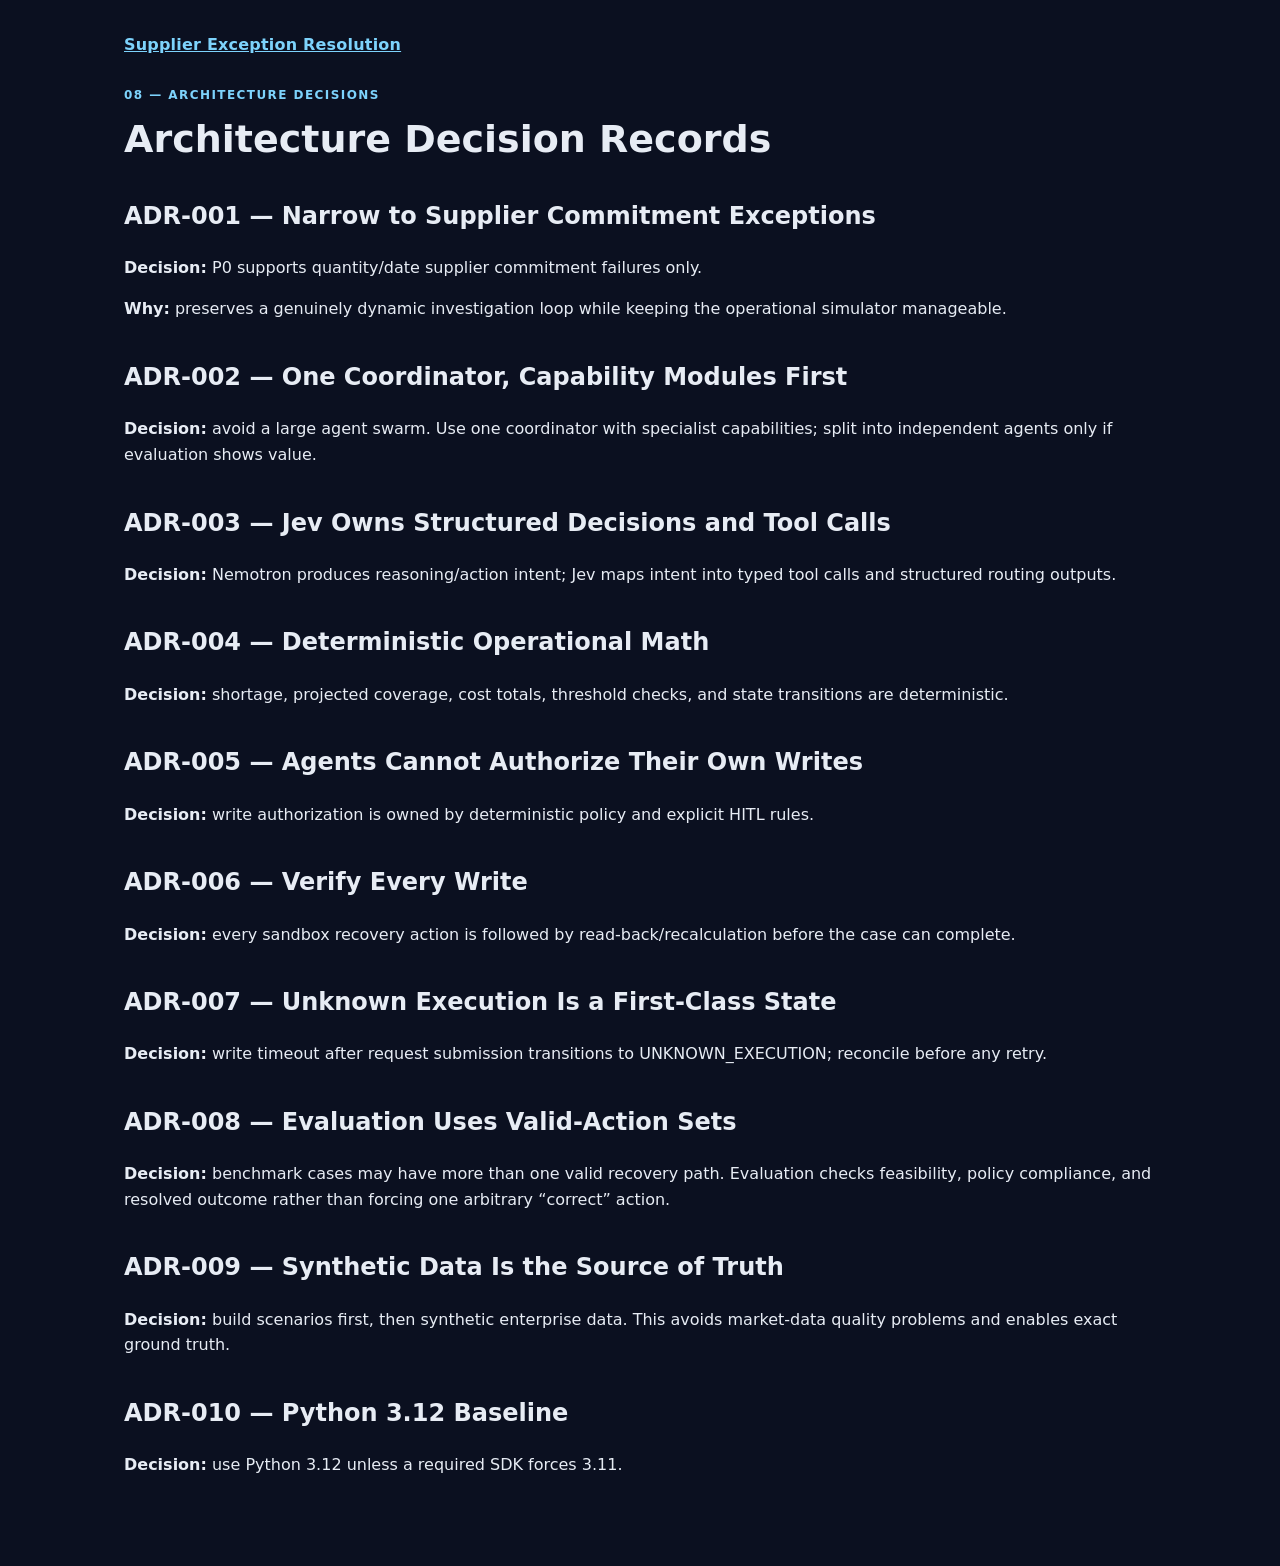
<file: docs/08_architecture_decisions.html>
<!doctype html><html><head><meta charset="utf-8"><meta name="viewport" content="width=device-width,initial-scale=1"><title>Architecture Decisions</title><link rel="stylesheet" href="../style.css"></head><body><div class="wrap"><div class="top"><div class="brand"><a href="../index.html">Supplier Exception Resolution</a></div></div><div class="kicker">08 — Architecture Decisions</div><h1>Architecture Decision Records</h1><h2>ADR-001 — Narrow to Supplier Commitment Exceptions</h2><p><strong>Decision:</strong> P0 supports quantity/date supplier commitment failures only.</p><p><strong>Why:</strong> preserves a genuinely dynamic investigation loop while keeping the operational simulator manageable.</p><h2>ADR-002 — One Coordinator, Capability Modules First</h2><p><strong>Decision:</strong> avoid a large agent swarm. Use one coordinator with specialist capabilities; split into independent agents only if evaluation shows value.</p><h2>ADR-003 — Jev Owns Structured Decisions and Tool Calls</h2><p><strong>Decision:</strong> Nemotron produces reasoning/action intent; Jev maps intent into typed tool calls and structured routing outputs.</p><h2>ADR-004 — Deterministic Operational Math</h2><p><strong>Decision:</strong> shortage, projected coverage, cost totals, threshold checks, and state transitions are deterministic.</p><h2>ADR-005 — Agents Cannot Authorize Their Own Writes</h2><p><strong>Decision:</strong> write authorization is owned by deterministic policy and explicit HITL rules.</p><h2>ADR-006 — Verify Every Write</h2><p><strong>Decision:</strong> every sandbox recovery action is followed by read-back/recalculation before the case can complete.</p><h2>ADR-007 — Unknown Execution Is a First-Class State</h2><p><strong>Decision:</strong> write timeout after request submission transitions to UNKNOWN_EXECUTION; reconcile before any retry.</p><h2>ADR-008 — Evaluation Uses Valid-Action Sets</h2><p><strong>Decision:</strong> benchmark cases may have more than one valid recovery path. Evaluation checks feasibility, policy compliance, and resolved outcome rather than forcing one arbitrary “correct” action.</p><h2>ADR-009 — Synthetic Data Is the Source of Truth</h2><p><strong>Decision:</strong> build scenarios first, then synthetic enterprise data. This avoids market-data quality problems and enables exact ground truth.</p><h2>ADR-010 — Python 3.12 Baseline</h2><p><strong>Decision:</strong> use Python 3.12 unless a required SDK forces 3.11.</p></div></body></html>
</file>
<file: style.css>
:root{--bg:#0b1020;--panel:#121a2f;--text:#e7ecf4;--muted:#9fb0c9;--accent:#7dd3fc;--line:#26324f;--ok:#86efac;--warn:#fde68a;--bad:#fca5a5;--code:#0f172a}*{box-sizing:border-box}body{margin:0;font-family:Inter,ui-sans-serif,system-ui,-apple-system,Segoe UI,Roboto,Arial,sans-serif;background:var(--bg);color:var(--text);line-height:1.6}.wrap{max-width:1080px;margin:0 auto;padding:32px 24px 72px}.top{display:flex;gap:18px;align-items:center;justify-content:space-between;margin-bottom:28px}.brand{font-weight:800;letter-spacing:.2px}.brand span{color:var(--accent)}nav a{color:var(--muted);text-decoration:none;margin-left:16px;font-size:14px}nav a:hover{color:var(--text)}h1{font-size:38px;line-height:1.1;margin:14px 0 10px}h2{margin-top:36px;font-size:24px}h3{margin-top:24px;font-size:18px}.lede{font-size:19px;color:#c7d2e5;max-width:900px}.card{background:var(--panel);border:1px solid var(--line);border-radius:16px;padding:22px;margin:18px 0}.grid{display:grid;grid-template-columns:repeat(auto-fit,minmax(240px,1fr));gap:16px}.pill{display:inline-block;border:1px solid var(--line);padding:5px 9px;border-radius:999px;color:#cbd5e1;margin:4px 6px 4px 0;font-size:13px}table{width:100%;border-collapse:collapse;margin:16px 0;background:var(--panel);border:1px solid var(--line)}th,td{padding:12px 14px;border-bottom:1px solid var(--line);vertical-align:top;text-align:left}th{color:#dbeafe;background:#10182b}code,pre{font-family:ui-monospace,SFMono-Regular,Menlo,Consolas,monospace}pre{background:var(--code);border:1px solid var(--line);padding:16px;border-radius:12px;overflow:auto;color:#dbeafe}.callout{border-left:4px solid var(--accent);padding:12px 16px;background:#0e1830;border-radius:8px}.ok{color:var(--ok)}.warn{color:var(--warn)}.bad{color:var(--bad)}ul{padding-left:22px}a{color:var(--accent)}.footer{margin-top:48px;color:var(--muted);font-size:13px}.doclist a{display:block;padding:12px 0;border-bottom:1px solid var(--line);text-decoration:none}.kicker{text-transform:uppercase;letter-spacing:.12em;color:var(--accent);font-weight:700;font-size:12px}@media(max-width:700px){h1{font-size:30px}.top{align-items:flex-start;flex-direction:column}nav a{margin:0 12px 0 0}}
</file>
